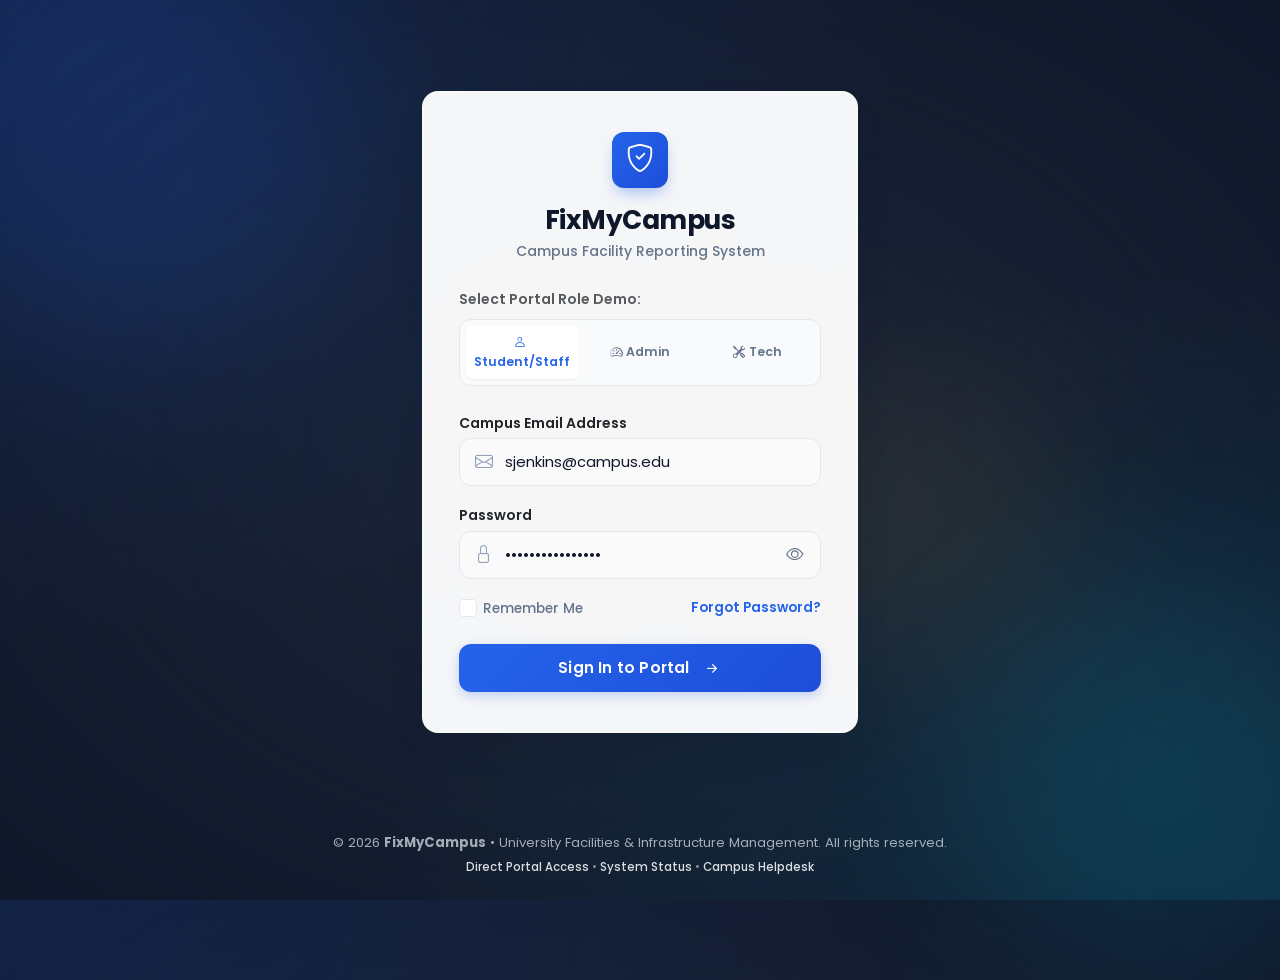
<file: login.html>
<!DOCTYPE html>
<html lang="en">
<head>
  <meta charset="UTF-8">
  <meta name="viewport" content="width=device-width, initial-scale=1.0">
  <title>Login - FixMyCampus | Campus Facility Reporting System</title>
  <meta name="description" content="Secure login portal for FixMyCampus - University Facility Defect & Maintenance Reporting System.">
  
  <!-- Google Fonts - Poppins -->
  <link rel="preconnect" href="https://fonts.googleapis.com">
  <link rel="preconnect" href="https://fonts.gstatic.com" crossorigin>
  <link href="https://fonts.googleapis.com/css2?family=Poppins:ital,wght@0,300;0,400;0,500;0,600;0,700;1,400&display=swap" rel="stylesheet">

  <!-- Bootstrap 5 CSS -->
  <link href="https://cdn.jsdelivr.net/npm/bootstrap@5.3.2/dist/css/bootstrap.min.css" rel="stylesheet" crossorigin="anonymous">
  <!-- Bootstrap Icons -->
  <link href="https://cdn.jsdelivr.net/npm/bootstrap-icons@1.11.1/font/bootstrap-icons.css" rel="stylesheet">
  <!-- Custom Design System Styles -->
  <link href="css/style.css" rel="stylesheet">
</head>
<body class="login-body">

  <!-- Background Ambient Glowing Lights -->
  <div class="ambient-glow ambient-glow-1"></div>
  <div class="ambient-glow ambient-glow-2"></div>
  <div class="ambient-glow ambient-glow-3"></div>

  <!-- Spacer Top -->
  <div class="py-3 py-md-4"></div>

  <!-- Centered Login Main Section -->
  <main class="container my-auto">
    <div class="row justify-content-center align-items-center">
      <div class="col-12 col-sm-10 col-md-8 col-lg-5 col-xl-4 login-container">
        
        <!-- Login Card -->
        <div class="login-card">
          
          <!-- Card Header / Brand Logo & Titles -->
          <div class="text-center mb-4">
            <div class="login-brand-icon mb-3">
              <i class="bi bi-shield-check"></i>
            </div>
            <h1 class="login-title">FixMyCampus</h1>
            <p class="login-subtitle mb-0">Campus Facility Reporting System</p>
          </div>

          <!-- Role Selector Quick Switcher (Demo Presets) -->
          <div class="mb-4">
            <label class="form-label text-muted small fw-semibold mb-2">Select Portal Role Demo:</label>
            <div class="login-role-selector" role="group" aria-label="Portal Role Selector">
              <button type="button" class="login-role-pill active" data-role="reporter">
                <i class="bi bi-person me-1"></i>Student/Staff
              </button>
              <button type="button" class="login-role-pill" data-role="admin">
                <i class="bi bi-speedometer2 me-1"></i>Admin
              </button>
              <button type="button" class="login-role-pill" data-role="technician">
                <i class="bi bi-tools me-1"></i>Tech
              </button>
            </div>
          </div>

          <!-- Login Form -->
          <form id="loginForm" novalidate>
            
            <!-- Email Input -->
            <div class="mb-3">
              <label for="emailInput" class="form-label text-dark fw-semibold small mb-1">Campus Email Address</label>
              <div class="input-group-fmc">
                <i class="bi bi-envelope input-icon-left"></i>
                <input 
                  type="email" 
                  class="form-control" 
                  id="emailInput" 
                  placeholder="name@university.edu" 
                  required 
                  autocomplete="username"
                >
              </div>
            </div>

            <!-- Password Input with Show/Hide Toggle -->
            <div class="mb-3">
              <label for="passwordInput" class="form-label text-dark fw-semibold small mb-1">Password</label>
              <div class="input-group-fmc">
                <i class="bi bi-lock input-icon-left"></i>
                <input 
                  type="password" 
                  class="form-control" 
                  id="passwordInput" 
                  placeholder="Enter your password" 
                  required 
                  autocomplete="current-password"
                >
                <button 
                  type="button" 
                  class="btn-password-toggle" 
                  id="togglePasswordBtn" 
                  aria-label="Toggle password visibility"
                  title="Show/Hide Password"
                >
                  <i class="bi bi-eye" id="togglePasswordIcon"></i>
                </button>
              </div>
            </div>

            <!-- Remember Me & Forgot Password Row -->
            <div class="d-flex align-items-center justify-content-between mb-4">
              <div class="form-check form-check-fmc mb-0">
                <input class="form-check-input" type="checkbox" id="rememberMeCheck">
                <label class="form-check-label" for="rememberMeCheck">
                  Remember Me
                </label>
              </div>
              <a href="#" class="link-forgot-password" data-bs-toggle="modal" data-bs-target="#forgotPasswordModal">
                Forgot Password?
              </a>
            </div>

            <!-- Login Submit Button -->
            <button type="submit" class="btn btn-fmc-submit" id="submitBtn">
              Sign In to Portal <i class="bi bi-arrow-right-short fs-5 ms-1"></i>
            </button>

          </form>

        </div>

      </div>
    </div>
  </main>

  <!-- Spacer Bottom -->
  <div class="py-3"></div>

  <!-- Footer with University Copyright -->
  <footer class="login-footer">
    <div class="container">
      <p class="mb-1">
        &copy; 2026 <strong>FixMyCampus</strong> &bull; University Facilities &amp; Infrastructure Management. All rights reserved.
      </p>
      <p class="mb-0 text-white-50 small">
        <a href="index.html">Direct Portal Access</a> &bull; 
        <a href="#" onclick="alert('System Status: All facility management services operating normally.'); return false;">System Status</a> &bull; 
        <a href="#" onclick="alert('For urgent emergencies (fire/safety/trapped elevators), call Campus Emergency Line: 911 / (555) 019-9999'); return false;">Campus Helpdesk</a>
      </p>
    </div>
  </footer>

  <!-- Forgot Password Modal -->
  <div class="modal fade" id="forgotPasswordModal" tabindex="-1" aria-labelledby="forgotPasswordModalLabel" aria-hidden="true">
    <div class="modal-dialog modal-dialog-centered">
      <div class="modal-content border-0 shadow-lg" style="border-radius: var(--radius-lg);">
        <div class="modal-header border-bottom-0 pb-0">
          <div class="d-flex align-items-center gap-2">
            <div class="bg-primary-subtle text-primary p-2 rounded-3">
              <i class="bi bi-key-fill fs-5"></i>
            </div>
            <h5 class="modal-title fw-bold" id="forgotPasswordModalLabel">Reset Your Password</h5>
          </div>
          <button type="button" class="btn-close" data-bs-dismiss="modal" aria-label="Close"></button>
        </div>
        <div class="modal-body p-4">
          <p class="text-muted small mb-3">
            Enter your registered university email address. We will send a secure password reset link to your inbox.
          </p>

          <div id="forgotAlert" class="alert d-none" role="alert"></div>

          <form id="forgotPasswordForm">
            <div class="mb-3">
              <label for="forgotEmailInput" class="form-label fw-semibold small">University Email Address</label>
              <div class="input-group-fmc">
                <i class="bi bi-envelope input-icon-left"></i>
                <input type="email" class="form-control" id="forgotEmailInput" placeholder="name@university.edu" required>
              </div>
            </div>
            <div class="d-flex justify-content-end gap-2 mt-4">
              <button type="button" class="btn btn-light fw-medium" data-bs-dismiss="modal">Cancel</button>
              <button type="submit" class="btn btn-primary fw-semibold" id="sendResetBtn">
                <i class="bi bi-send me-1"></i>Send Reset Link
              </button>
            </div>
          </form>
        </div>
      </div>
    </div>
  </div>

  <!-- Bootstrap 5 JS Bundle -->
  <script href="https://cdn.jsdelivr.net/npm/bootstrap@5.3.2/dist/js/bootstrap.bundle.min.js" src="https://cdn.jsdelivr.net/npm/bootstrap@5.3.2/dist/js/bootstrap.bundle.min.js" crossorigin="anonymous"></script>
  <!-- Login Controller JS -->
  <script src="js/login.js"></script>
</body>
</html>
</file>
<file: css/style.css>
/* ==========================================
   FixMyCampus Design System & Custom Styles
   ========================================== */

/* Import Google Fonts - Poppins */
@import url('https://fonts.googleapis.com/css2?family=Poppins:ital,wght@0,300;0,400;0,500;0,600;0,700;1,400&display=swap');

:root {
  /* Brand & Status Colors */
  --primary-color: #2563EB;
  --primary-hover: #1D4ED8;
  --primary-light: #EFF6FF;
  --primary-border: #BFDBFE;
  
  --success-color: #22C55E;
  --success-light: #F0FDF4;
  --success-border: #BBF7D0;
  
  --warning-color: #F59E0B;
  --warning-light: #FFFBEB;
  --warning-border: #FDE68A;
  
  --danger-color: #EF4444;
  --danger-light: #FEF2F2;
  --danger-border: #FECACA;
  
  --info-color: #06B6D4;
  --info-light: #ECFEFF;
  --info-border: #A5F3FC;

  /* Neutral Spectrum */
  --bg-main: #F8FAFC;
  --card-bg: #FFFFFF;
  --text-main: #0F172A;
  --text-muted: #64748B;
  --text-light: #94A3B8;
  --border-color: #E2E8F0;
  --border-color-light: #F1F5F9;

  /* Border Radius & Geometry */
  --radius-sm: 8px;
  --radius-md: 12px;
  --radius-lg: 16px;
  --radius-full: 9999px;

  /* Shadows */
  --shadow-sm: 0 1px 2px 0 rgba(15, 23, 42, 0.05);
  --shadow-md: 0 4px 12px 0 rgba(15, 23, 42, 0.05);
  --shadow-lg: 0 10px 25px -5px rgba(15, 23, 42, 0.08), 0 8px 10px -6px rgba(15, 23, 42, 0.03);
  --shadow-hover: 0 12px 24px -4px rgba(37, 99, 235, 0.12), 0 4px 6px -2px rgba(15, 23, 42, 0.04);
  --shadow-primary: 0 8px 20px -4px rgba(37, 99, 235, 0.3);

  /* Transitions */
  --transition-fast: all 0.15s ease-in-out;
  --transition-base: all 0.25s cubic-bezier(0.4, 0, 0.2, 1);
  --transition-smooth: all 0.35s cubic-bezier(0.16, 1, 0.3, 1);
}

/* Global Reset & Base Typography */
* {
  box-sizing: border-box;
}

body {
  font-family: 'Poppins', -apple-system, BlinkMacSystemFont, "Segoe UI", Roboto, sans-serif;
  background-color: var(--bg-main);
  color: var(--text-main);
  line-height: 1.6;
  margin: 0;
  padding: 0;
  -webkit-font-smoothing: antialiased;
}

/* Accessibility Focus Ring */
:focus-visible {
  outline: 3px solid rgba(37, 99, 235, 0.4);
  outline-offset: 2px;
}

/* Custom Scrollbars */
::-webkit-scrollbar {
  width: 8px;
  height: 8px;
}
::-webkit-scrollbar-track {
  background: var(--bg-main);
}
::-webkit-scrollbar-thumb {
  background: #CBD5E1;
  border-radius: 4px;
}
::-webkit-scrollbar-thumb:hover {
  background: var(--text-muted);
}

/* Custom Card Component */
.fmc-card {
  background-color: var(--card-bg);
  border: 1px solid var(--border-color);
  border-radius: var(--radius-md);
  box-shadow: var(--shadow-md);
  transition: var(--transition-base);
  position: relative;
  overflow: hidden;
}

.fmc-card:hover {
  box-shadow: var(--shadow-hover);
  border-color: #CBD5E1;
}

.fmc-card-interactive {
  cursor: pointer;
}
.fmc-card-interactive:hover {
  transform: translateY(-3px);
}

/* Navbar & Header Styling */
.fmc-navbar {
  background-color: var(--card-bg);
  border-bottom: 1px solid var(--border-color);
  box-shadow: var(--shadow-sm);
  padding: 0.75rem 1.5rem;
  position: sticky;
  top: 0;
  z-index: 1030;
}

.brand-badge {
  background: linear-gradient(135deg, #2563EB, #1D4ED8);
  color: #FFFFFF;
  padding: 0.5rem 0.75rem;
  border-radius: var(--radius-md);
  display: inline-flex;
  align-items: center;
  gap: 0.5rem;
  font-weight: 700;
  font-size: 1.15rem;
  letter-spacing: -0.3px;
  box-shadow: var(--shadow-primary);
}

/* Nav Pills Custom */
.nav-pills-fmc .nav-link {
  color: var(--text-muted);
  font-weight: 500;
  border-radius: var(--radius-md);
  padding: 0.6rem 1.1rem;
  transition: var(--transition-fast);
  display: flex;
  align-items: center;
  gap: 0.5rem;
}

.nav-pills-fmc .nav-link:hover {
  color: var(--primary-color);
  background-color: var(--primary-light);
}

.nav-pills-fmc .nav-link.active {
  color: #FFFFFF;
  background-color: var(--primary-color);
  box-shadow: 0 4px 12px rgba(37, 99, 235, 0.25);
}

/* Buttons */
.btn-fmc-primary {
  background-color: var(--primary-color);
  color: #FFFFFF;
  border: 1px solid var(--primary-color);
  border-radius: var(--radius-md);
  padding: 0.6rem 1.25rem;
  font-weight: 600;
  transition: var(--transition-base);
  display: inline-flex;
  align-items: center;
  justify-content: center;
  gap: 0.5rem;
}

.btn-fmc-primary:hover, .btn-fmc-primary:focus {
  background-color: var(--primary-hover);
  border-color: var(--primary-hover);
  color: #FFFFFF;
  box-shadow: var(--shadow-primary);
  transform: translateY(-1px);
}

.btn-fmc-outline {
  background-color: transparent;
  color: var(--primary-color);
  border: 1px solid var(--primary-border);
  border-radius: var(--radius-md);
  padding: 0.55rem 1.2rem;
  font-weight: 500;
  transition: var(--transition-base);
}

.btn-fmc-outline:hover {
  background-color: var(--primary-light);
  border-color: var(--primary-color);
  color: var(--primary-hover);
}

.btn-fmc-light {
  background-color: #F1F5F9;
  color: var(--text-main);
  border: 1px solid var(--border-color);
  border-radius: var(--radius-md);
  padding: 0.55rem 1rem;
  font-weight: 500;
  transition: var(--transition-fast);
}

.btn-fmc-light:hover {
  background-color: #E2E8F0;
  color: var(--text-main);
}

/* Custom Status Badges */
.badge-fmc {
  padding: 0.4em 0.75em;
  font-size: 0.78rem;
  font-weight: 600;
  border-radius: var(--radius-full);
  display: inline-flex;
  align-items: center;
  gap: 0.35rem;
  letter-spacing: 0.2px;
}

.badge-submitted {
  background-color: #F1F5F9;
  color: #475569;
  border: 1px solid #CBD5E1;
}

.badge-review {
  background-color: var(--info-light);
  color: #0891B2;
  border: 1px solid var(--info-border);
}

.badge-assigned {
  background-color: var(--warning-light);
  color: #D97706;
  border: 1px solid var(--warning-border);
}

.badge-in-progress {
  background-color: var(--primary-light);
  color: var(--primary-color);
  border: 1px solid var(--primary-border);
}

.badge-resolved {
  background-color: var(--success-light);
  color: var(--success-color);
  border: 1px solid var(--success-border);
}

.badge-urgent {
  background-color: var(--danger-light);
  color: var(--danger-color);
  border: 1px solid var(--danger-border);
  animation: pulseDanger 2s infinite;
}

@keyframes pulseDanger {
  0% { box-shadow: 0 0 0 0 rgba(239, 68, 68, 0.4); }
  70% { box-shadow: 0 0 0 8px rgba(239, 68, 68, 0); }
  100% { box-shadow: 0 0 0 0 rgba(239, 68, 68, 0); }
}

/* Priority Badges */
.priority-pill {
  width: 10px;
  height: 10px;
  border-radius: 50%;
  display: inline-block;
}
.priority-high { background-color: var(--danger-color); }
.priority-medium { background-color: var(--warning-color); }
.priority-low { background-color: var(--success-color); }

/* Form Controls Customization */
.form-control, .form-select {
  border-radius: var(--radius-md) !important;
  border: 1px solid var(--border-color);
  padding: 0.65rem 0.9rem;
  font-family: inherit;
  font-size: 0.925rem;
  transition: var(--transition-fast);
  background-color: #FFFFFF;
}

.form-control:focus, .form-select:focus {
  border-color: var(--primary-color);
  box-shadow: 0 0 0 4px rgba(37, 99, 235, 0.12);
}

/* Input Group Icon Styling */
.input-group-text-fmc {
  background-color: #F8FAFC;
  border: 1px solid var(--border-color);
  border-right: none;
  border-top-left-radius: var(--radius-md);
  border-bottom-left-radius: var(--radius-md);
  color: var(--text-muted);
}

/* Stat KPI Cards */
.kpi-card {
  padding: 1.25rem;
  display: flex;
  align-items: center;
  gap: 1.25rem;
}

.kpi-icon-wrapper {
  width: 54px;
  height: 54px;
  border-radius: var(--radius-md);
  display: flex;
  align-items: center;
  justify-content: center;
  font-size: 1.5rem;
  flex-shrink: 0;
}

.kpi-icon-blue { background-color: var(--primary-light); color: var(--primary-color); }
.kpi-icon-green { background-color: var(--success-light); color: var(--success-color); }
.kpi-icon-amber { background-color: var(--warning-light); color: var(--warning-color); }
.kpi-icon-red { background-color: var(--danger-light); color: var(--danger-color); }

.kpi-number {
  font-size: 1.75rem;
  font-weight: 700;
  line-height: 1.1;
  color: var(--text-main);
}

.kpi-label {
  color: var(--text-muted);
  font-size: 0.85rem;
  font-weight: 500;
  margin-bottom: 0.2rem;
}

/* Progress Tracker Component */
.timeline-stepper {
  display: flex;
  justify-content: space-between;
  position: relative;
  margin: 1.5rem 0;
}

.timeline-stepper::before {
  content: '';
  position: absolute;
  top: 15px;
  left: 5%;
  right: 5%;
  height: 3px;
  background-color: var(--border-color);
  z-index: 1;
}

.timeline-step {
  position: relative;
  z-index: 2;
  text-align: center;
  background-color: var(--card-bg);
  padding: 0 0.5rem;
  flex: 1;
}

.step-node {
  width: 32px;
  height: 32px;
  border-radius: 50%;
  background-color: #E2E8F0;
  color: var(--text-muted);
  display: flex;
  align-items: center;
  justify-content: center;
  margin: 0 auto 0.5rem auto;
  font-weight: 600;
  font-size: 0.85rem;
  transition: var(--transition-base);
  border: 2px solid #FFFFFF;
}

.step-active .step-node {
  background-color: var(--primary-color);
  color: #FFFFFF;
  box-shadow: 0 0 0 4px rgba(37, 99, 235, 0.2);
}

.step-completed .step-node {
  background-color: var(--success-color);
  color: #FFFFFF;
}

.step-title {
  font-size: 0.78rem;
  font-weight: 600;
  color: var(--text-muted);
}
.step-active .step-title {
  color: var(--primary-color);
}
.step-completed .step-title {
  color: var(--text-main);
}

/* Filter Bar Pills */
.filter-pill {
  border-radius: var(--radius-full);
  padding: 0.45rem 1rem;
  font-size: 0.85rem;
  font-weight: 500;
  color: var(--text-muted);
  background-color: #FFFFFF;
  border: 1px solid var(--border-color);
  cursor: pointer;
  transition: var(--transition-fast);
}

.filter-pill:hover {
  background-color: var(--primary-light);
  color: var(--primary-color);
  border-color: var(--primary-border);
}

.filter-pill.active {
  background-color: var(--primary-color);
  color: #FFFFFF;
  border-color: var(--primary-color);
  box-shadow: 0 2px 8px rgba(37, 99, 235, 0.25);
}

/* Campus Interactive Map Grid */
.building-grid {
  display: grid;
  grid-template-columns: repeat(auto-fill, minmax(240px, 1fr));
  gap: 1.25rem;
}

.building-card {
  border-radius: var(--radius-md);
  padding: 1.25rem;
  background: #FFFFFF;
  border: 1px solid var(--border-color);
  transition: var(--transition-base);
  position: relative;
}

.building-card:hover {
  transform: translateY(-4px);
  box-shadow: var(--shadow-hover);
}

.building-header {
  display: flex;
  align-items: center;
  justify-content: space-between;
  margin-bottom: 0.75rem;
}

.building-title {
  font-weight: 600;
  font-size: 1.05rem;
  margin: 0;
  display: flex;
  align-items: center;
  gap: 0.5rem;
}

.defect-count-badge {
  font-size: 0.75rem;
  font-weight: 700;
  border-radius: var(--radius-full);
  padding: 0.2rem 0.6rem;
}

/* Role Switcher Pill */
.role-switcher {
  background-color: #F1F5F9;
  padding: 0.25rem;
  border-radius: var(--radius-full);
  display: inline-flex;
  border: 1px solid var(--border-color);
}

.role-btn {
  border: none;
  background: transparent;
  padding: 0.4rem 0.9rem;
  border-radius: var(--radius-full);
  font-size: 0.825rem;
  font-weight: 600;
  color: var(--text-muted);
  transition: var(--transition-fast);
}

.role-btn.active {
  background-color: #FFFFFF;
  color: var(--primary-color);
  box-shadow: 0 2px 4px rgba(0, 0, 0, 0.08);
}

/* File Upload Dropzone */
.dropzone-fmc {
  border: 2px dashed var(--primary-border);
  border-radius: var(--radius-md);
  padding: 2rem 1.5rem;
  text-align: center;
  background-color: var(--primary-light);
  cursor: pointer;
  transition: var(--transition-fast);
}

.dropzone-fmc:hover {
  background-color: #E0EDFF;
  border-color: var(--primary-color);
}

/* Ticket Image Attachment Preview */
.img-preview-thumb {
  width: 80px;
  height: 80px;
  object-fit: cover;
  border-radius: var(--radius-sm);
  border: 1px solid var(--border-color);
}

/* Modals */
.modal-content {
  border-radius: var(--radius-lg) !important;
  border: 1px solid var(--border-color);
  box-shadow: var(--shadow-lg);
}

.modal-header {
  border-bottom: 1px solid var(--border-color-light);
  padding: 1.25rem 1.5rem;
}

.modal-footer {
  border-top: 1px solid var(--border-color-light);
  padding: 1rem 1.5rem;
}

/* Toast Container */
.toast-container-fmc {
  position: fixed;
  bottom: 1.5rem;
  right: 1.5rem;
  z-index: 1090;
  display: flex;
  flex-direction: column;
  gap: 0.75rem;
}

/* Ticket Detail Comment Log */
.comment-box {
  background-color: var(--bg-main);
  border-radius: var(--radius-md);
  padding: 0.85rem 1.1rem;
  border-left: 3px solid var(--primary-color);
  margin-bottom: 0.75rem;
}

.comment-meta {
  display: flex;
  justify-content: space-between;
  font-size: 0.775rem;
  color: var(--text-muted);
  margin-bottom: 0.25rem;
}

/* Star Rating */
.star-rating {
  display: flex;
  gap: 0.25rem;
  font-size: 1.25rem;
  color: #CBD5E1;
  cursor: pointer;
}

.star-rating .bi-star-fill.active {
  color: #F59E0B;
}

/* Animation utilities */
.fade-in {
  animation: fadeIn 0.3s cubic-bezier(0.16, 1, 0.3, 1);
}

@keyframes fadeIn {
  from { opacity: 0; transform: translateY(8px); }
  to { opacity: 1; transform: translateY(0); }
}

/* Mobile Responsiveness Fine-Tuning */
@media (max-width: 767.98px) {
  .fmc-navbar {
    padding: 0.5rem 1rem;
  }
  .brand-badge {
    font-size: 1rem;
    padding: 0.4rem 0.6rem;
  }
  .kpi-card {
    padding: 1rem;
  }
  .timeline-stepper::before {
    display: none;
  }
  .timeline-stepper {
    flex-direction: column;
    gap: 1rem;
    align-items: flex-start;
  }
  .timeline-step {
    display: flex;
    align-items: center;
    gap: 0.75rem;
    padding: 0;
  }
  .step-node {
    margin: 0;
  }
}

/* ==========================================
   Login Page Design & Interactive Styling
   ========================================== */
.login-body {
  min-height: 100vh;
  display: flex;
  flex-direction: column;
  justify-content: space-between;
  background-color: #0F172A;
  background-image: 
    radial-gradient(at 0% 0%, rgba(37, 99, 235, 0.15) 0px, transparent 50%),
    radial-gradient(at 100% 100%, rgba(6, 182, 212, 0.12) 0px, transparent 50%),
    radial-gradient(at 50% 50%, rgba(30, 41, 59, 0.8) 0px, transparent 100%);
  position: relative;
  overflow-x: hidden;
}

/* Ambient Animated Backdrop Particles */
.ambient-glow {
  position: absolute;
  border-radius: 50%;
  filter: blur(80px);
  z-index: 0;
  pointer-events: none;
  opacity: 0.6;
  animation: pulseGlow 10s infinite alternate cubic-bezier(0.4, 0, 0.2, 1);
}

.ambient-glow-1 {
  width: 450px;
  height: 450px;
  background: rgba(37, 99, 235, 0.25);
  top: -100px;
  left: -100px;
}

.ambient-glow-2 {
  width: 400px;
  height: 400px;
  background: rgba(6, 182, 212, 0.2);
  bottom: -80px;
  right: -80px;
  animation-delay: -5s;
}

.ambient-glow-3 {
  width: 300px;
  height: 300px;
  background: rgba(245, 158, 11, 0.12);
  top: 40%;
  left: 60%;
  animation-delay: -2.5s;
}

@keyframes pulseGlow {
  0% { transform: scale(1) translate(0, 0); opacity: 0.5; }
  50% { transform: scale(1.1) translate(20px, -20px); opacity: 0.7; }
  100% { transform: scale(0.95) translate(-15px, 15px); opacity: 0.5; }
}

.login-container {
  position: relative;
  z-index: 10;
  width: 100%;
  max-width: 460px;
  margin: 0 auto;
}

/* Login Glassmorphic Card */
.login-card {
  background: rgba(255, 255, 255, 0.96);
  backdrop-filter: blur(16px);
  border: 1px solid rgba(255, 255, 255, 0.4);
  border-radius: var(--radius-lg);
  box-shadow: 
    0 20px 40px -15px rgba(15, 23, 42, 0.3),
    0 0 0 1px rgba(255, 255, 255, 0.2) inset;
  padding: 2.5rem 2.25rem;
  animation: loginCardAppear 0.6s cubic-bezier(0.16, 1, 0.3, 1);
  transition: var(--transition-smooth);
}

@keyframes loginCardAppear {
  0% {
    opacity: 0;
    transform: translateY(24px) scale(0.98);
  }
  100% {
    opacity: 1;
    transform: translateY(0) scale(1);
  }
}

/* Brand Logo & Title Styling */
.login-brand-icon {
  width: 56px;
  height: 56px;
  background: linear-gradient(135deg, #2563EB 0%, #1D4ED8 100%);
  color: #FFFFFF;
  border-radius: var(--radius-md);
  display: inline-flex;
  align-items: center;
  justify-content: center;
  font-size: 1.75rem;
  box-shadow: 0 8px 16px -4px rgba(37, 99, 235, 0.4);
  transition: transform 0.3s cubic-bezier(0.34, 1.56, 0.64, 1);
}

.login-brand-icon:hover {
  transform: rotate(-6deg) scale(1.05);
}

.login-title {
  font-size: 1.65rem;
  font-weight: 700;
  color: var(--text-main);
  letter-spacing: -0.5px;
  margin-bottom: 0.25rem;
}

.login-subtitle {
  font-size: 0.875rem;
  color: var(--text-muted);
  font-weight: 500;
}

/* Role Selector Quick Pills inside Login */
.login-role-selector {
  background-color: var(--bg-main);
  padding: 0.35rem;
  border-radius: var(--radius-md);
  border: 1px solid var(--border-color);
  display: flex;
  gap: 0.25rem;
}

.login-role-pill {
  flex: 1;
  border: none;
  background: transparent;
  padding: 0.45rem 0.5rem;
  font-size: 0.775rem;
  font-weight: 600;
  color: var(--text-muted);
  border-radius: var(--radius-sm);
  transition: var(--transition-fast);
}

.login-role-pill:hover {
  color: var(--primary-color);
  background-color: rgba(37, 99, 235, 0.05);
}

.login-role-pill.active {
  background-color: #FFFFFF;
  color: var(--primary-color);
  box-shadow: var(--shadow-sm);
}

/* Input Fields & Icon Styling */
.input-group-fmc {
  position: relative;
  display: flex;
  align-items: center;
}

.input-group-fmc .input-icon-left {
  position: absolute;
  left: 1rem;
  color: var(--text-light);
  font-size: 1.1rem;
  pointer-events: none;
  transition: var(--transition-fast);
  z-index: 5;
}

.input-group-fmc .form-control {
  padding-left: 2.8rem;
  padding-right: 2.8rem;
  height: 48px;
  border-radius: var(--radius-md);
  border: 1.5px solid var(--border-color);
  background-color: #FAFAFA;
  font-size: 0.925rem;
  font-weight: 400;
  color: var(--text-main);
  transition: var(--transition-base);
}

.input-group-fmc .form-control:focus {
  background-color: #FFFFFF;
  border-color: var(--primary-color);
  box-shadow: 0 0 0 4px rgba(37, 99, 235, 0.12);
}

.input-group-fmc .form-control:focus ~ .input-icon-left {
  color: var(--primary-color);
}

/* Password Toggle Button */
.btn-password-toggle {
  position: absolute;
  right: 0.5rem;
  top: 50%;
  transform: translateY(-50%);
  background: transparent;
  border: none;
  color: var(--text-muted);
  width: 36px;
  height: 36px;
  border-radius: var(--radius-sm);
  display: inline-flex;
  align-items: center;
  justify-content: center;
  font-size: 1.1rem;
  cursor: pointer;
  z-index: 5;
  transition: var(--transition-fast);
}

.btn-password-toggle:hover {
  color: var(--text-main);
  background-color: var(--border-color-light);
}

/* Form Check & Remember Me */
.form-check-fmc .form-check-input {
  width: 1.15rem;
  height: 1.15rem;
  border-radius: 4px;
  border: 1.5px solid var(--border-color);
  cursor: pointer;
}

.form-check-fmc .form-check-input:checked {
  background-color: var(--primary-color);
  border-color: var(--primary-color);
}

.form-check-fmc .form-check-label {
  font-size: 0.85rem;
  font-weight: 500;
  color: var(--text-muted);
  cursor: pointer;
  user-select: none;
}

.link-forgot-password {
  font-size: 0.85rem;
  font-weight: 600;
  color: var(--primary-color);
  text-decoration: none;
  transition: var(--transition-fast);
}

.link-forgot-password:hover {
  color: var(--primary-hover);
  text-decoration: underline;
}

/* Primary Login Button */
.btn-fmc-submit {
  width: 100%;
  height: 48px;
  background: linear-gradient(135deg, #2563EB 0%, #1D4ED8 100%);
  color: #FFFFFF;
  border: none;
  border-radius: var(--radius-md);
  font-size: 0.95rem;
  font-weight: 600;
  letter-spacing: 0.2px;
  box-shadow: 0 4px 12px rgba(37, 99, 235, 0.25);
  transition: var(--transition-smooth);
  display: flex;
  align-items: center;
  justify-content: center;
  gap: 0.5rem;
}

.btn-fmc-submit:hover {
  background: linear-gradient(135deg, #1D4ED8 0%, #1E40AF 100%);
  box-shadow: 0 8px 20px rgba(37, 99, 235, 0.35);
  transform: translateY(-1px);
  color: #FFFFFF;
}

.btn-fmc-submit:active {
  transform: translateY(1px);
  box-shadow: 0 2px 6px rgba(37, 99, 235, 0.2);
}

/* Login Page Footer */
.login-footer {
  position: relative;
  z-index: 10;
  text-align: center;
  padding: 1.5rem 1rem;
  color: rgba(226, 232, 240, 0.7);
  font-size: 0.825rem;
  font-weight: 400;
}

.login-footer a {
  color: rgba(255, 255, 255, 0.85);
  text-decoration: none;
  font-weight: 500;
}

.login-footer a:hover {
  color: #FFFFFF;
  text-decoration: underline;
}

/* Quick Fill Chip Badge */
.demo-chip {
  font-size: 0.75rem;
  background: var(--primary-light);
  color: var(--primary-color);
  border: 1px solid var(--primary-border);
  padding: 0.2rem 0.6rem;
  border-radius: var(--radius-full);
  font-weight: 500;
  cursor: pointer;
  transition: var(--transition-fast);
}

.demo-chip:hover {
  background: var(--primary-color);
  color: #FFFFFF;
}
</file>
